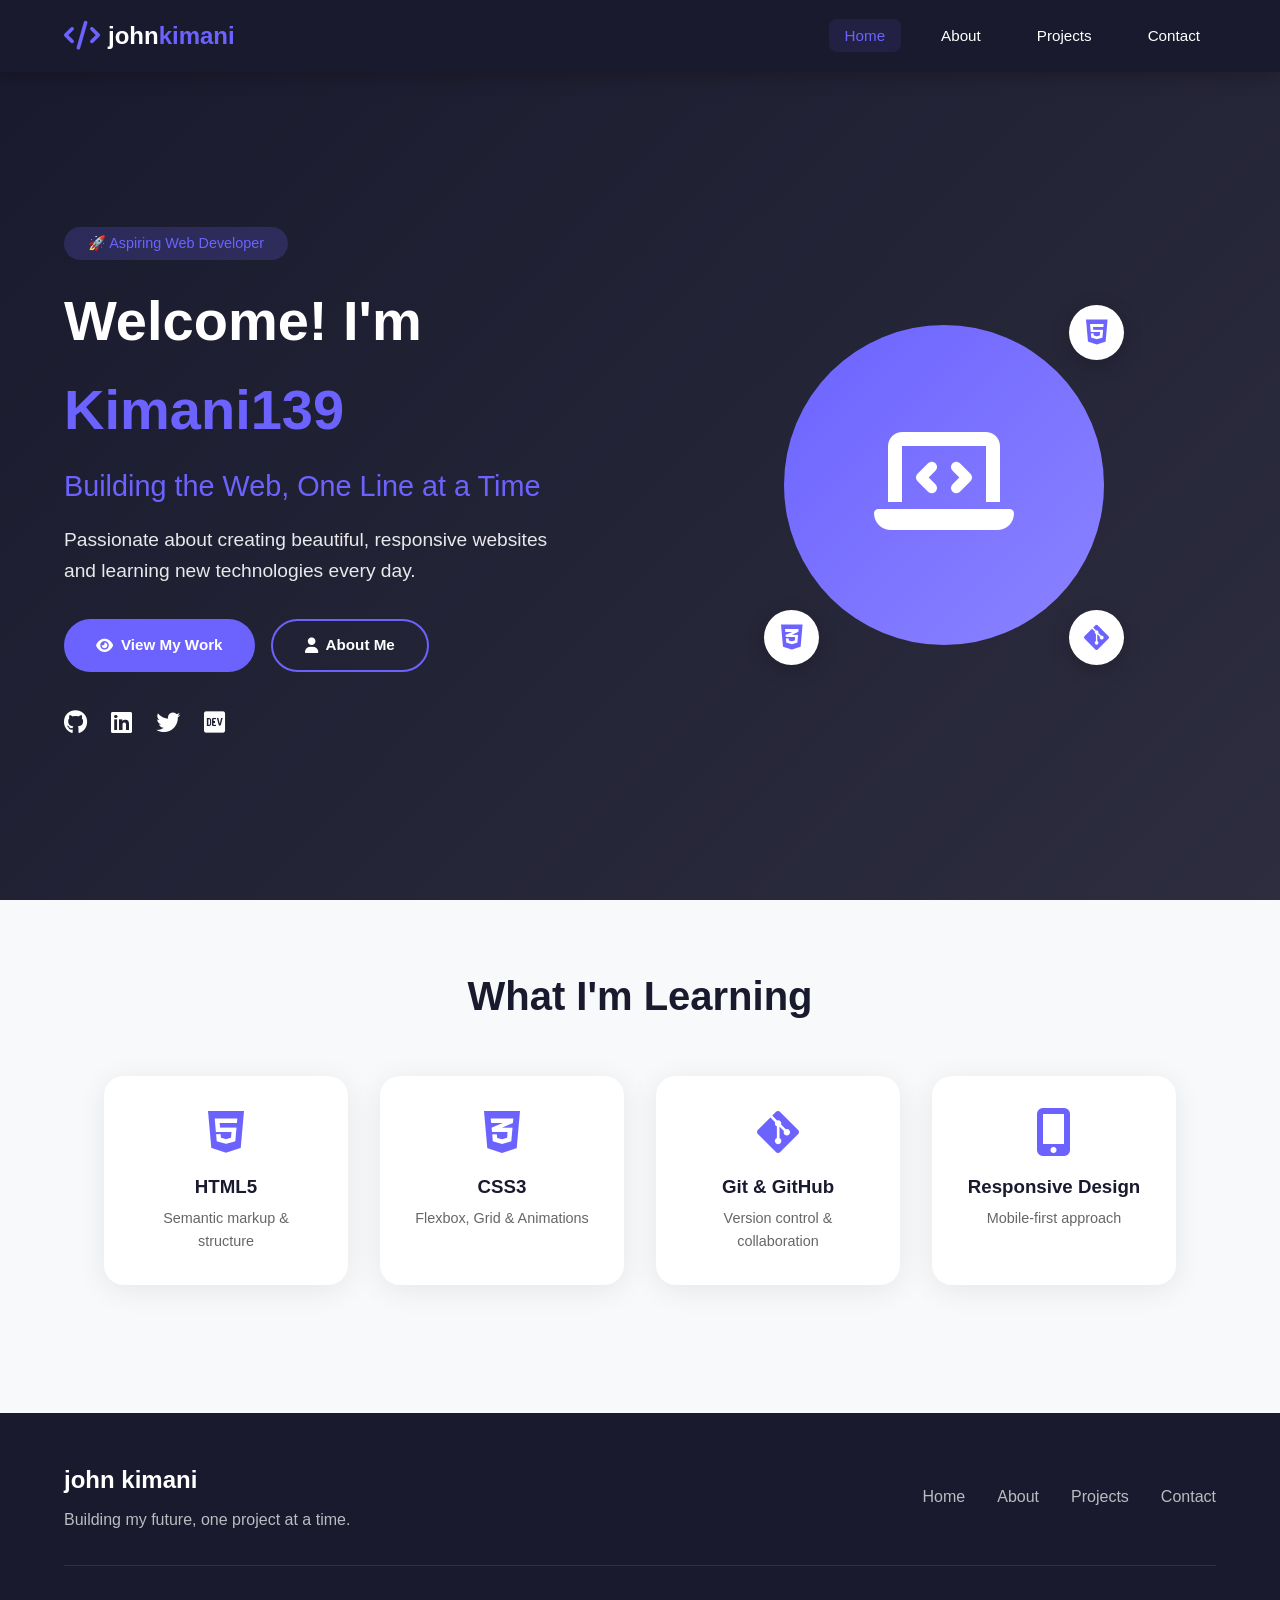
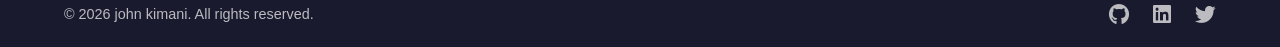
<file: index.html>
<!doctype html>
<html lang="en">
  <head>
    <meta charset="UTF-8" />
    <meta name="viewport" content="width=device-width, initial-scale=1.0" />
    <title>john kimani| Web Developer</title>
    <link rel="stylesheet" href="styles.css" />
    <link
      rel="stylesheet"
      href="https://cdnjs.cloudflare.com/ajax/libs/font-awesome/6.4.0/css/all.min.css"
    />
  </head>
  <body>
    <!-- Navigation -->
    <header>
      <nav>
        <div class="logo">
          <span class="logo-icon"><i class="fas fa-code"></i></span>
          <span>john<span class="highlight">kimani</span></span>
        </div>
        <ul class="nav-links">
          <li><a href="index.html" class="active">Home</a></li>
          <li><a href="about.html">About</a></li>
          <li><a href="project.html">Projects</a></li>
          <li><a href="contact.html">Contact</a></li>
        </ul>
        <div class="hamburger" onclick="toggleMenu()">
          <span></span>
          <span></span>
          <span></span>
        </div>
      </nav>
    </header>

    <!-- Hero Section -->
    <section class="hero">
      <div class="hero-content">
        <div class="badge">🚀 Aspiring Web Developer</div>
        <h1>Welcome! I'm <span class="highlight">Kimani139</span></h1>
        <h2>Building the Web, One Line at a Time</h2>
        <p>
          Passionate about creating beautiful, responsive websites and learning
          new technologies every day.
        </p>

        <div class="hero-buttons">
          <a href="project.html" class="btn-primary">
            <i class="fas fa-eye"></i> View My Work
          </a>
          <a href="about.html" class="btn-secondary">
            <i class="fas fa-user"></i> About Me
          </a>
        </div>

        <div class="social-icons">
          <a href="https://github.com/kimanit39" target="_blank"
            ><i class="fab fa-github"></i
          ></a>
          <a href="#" target="_blank"><i class="fab fa-linkedin"></i></a>
          <a href="#" target="_blank"><i class="fab fa-twitter"></i></a>
          <a href="#" target="_blank"><i class="fab fa-dev"></i></a>
        </div>
      </div>
      <div class="hero-image">
        <div class="profile-circle">
          <div class="code-icon">
            <i class="fas fa-laptop-code"></i>
          </div>
          <div class="floating-icon icon-1"><i class="fab fa-html5"></i></div>
          <div class="floating-icon icon-2">
            <i class="fab fa-css3-alt"></i>
          </div>
          <div class="floating-icon icon-3"><i class="fab fa-git-alt"></i></div>
        </div>
      </div>
    </section>

    <!-- Skills Section -->
    <section class="skills">
      <h2>What I'm Learning</h2>
      <div class="skills-grid">
        <div class="skill-card">
          <i class="fab fa-html5"></i>
          <h3>HTML5</h3>
          <p>Semantic markup & structure</p>
        </div>
        <div class="skill-card">
          <i class="fab fa-css3-alt"></i>
          <h3>CSS3</h3>
          <p>Flexbox, Grid & Animations</p>
        </div>
        <div class="skill-card">
          <i class="fab fa-git-alt"></i>
          <h3>Git & GitHub</h3>
          <p>Version control & collaboration</p>
        </div>
        <div class="skill-card">
          <i class="fas fa-mobile-alt"></i>
          <h3>Responsive Design</h3>
          <p>Mobile-first approach</p>
        </div>
      </div>
    </section>

    <!-- Footer -->
    <footer>
      <div class="footer-content">
        <div class="footer-text">
          <h3>john kimani</h3>
          <p>Building my future, one project at a time.</p>
        </div>
        <div class="footer-links">
          <a href="index.html">Home</a>
          <a href="about.html">About</a>
          <a href="project.html">Projects</a>
          <a href="contact.html">Contact</a>
        </div>
      </div>
      <div class="footer-bottom">
        <p>&copy; 2026 john kimani. All rights reserved.</p>
        <div class="footer-social">
          <a href="https://github.com/kimanit39"
            ><i class="fab fa-github"></i
          ></a>
          <a href="#"><i class="fab fa-linkedin"></i></a>
          <a href="#"><i class="fab fa-twitter"></i></a>
        </div>
      </div>
    </footer>

    <script>
      function toggleMenu() {
        document.querySelector(".nav-links").classList.toggle("active");
        document.querySelector(".hamburger").classList.toggle("active");
      }
    </script>
  </body>
</html>
</file>
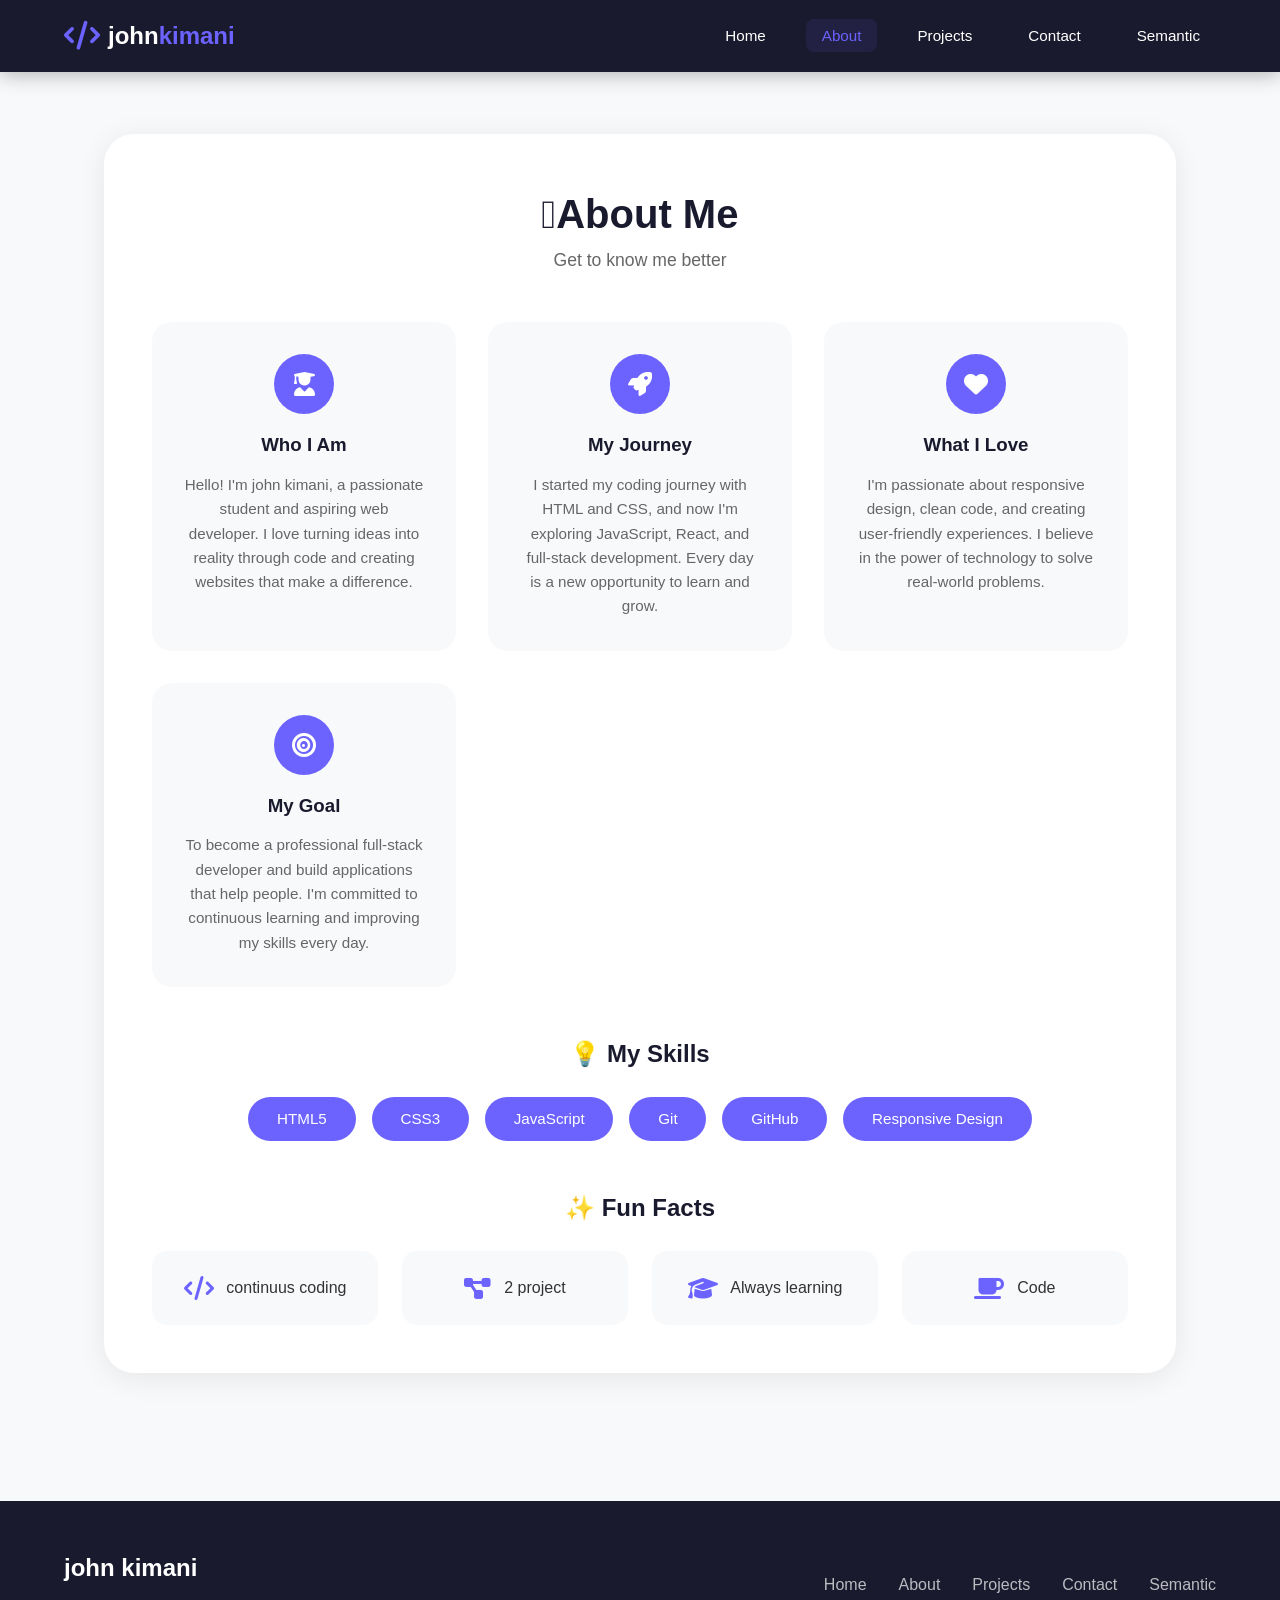
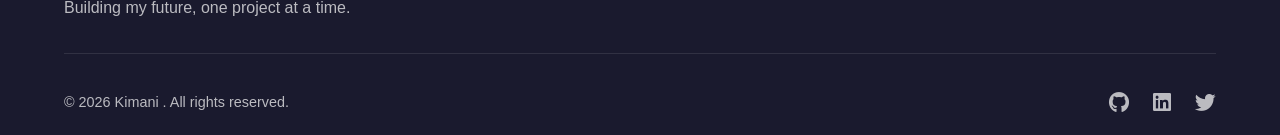
<file: about.html>
<!doctype html>
<html lang="en">
  <head>
    <meta charset="UTF-8" />
    <meta name="viewport" content="width=device-width, initial-scale=1.0" />
    <title>About Me | john kimani</title>
    <link rel="stylesheet" href="styles.css" />
    <link
      rel="stylesheet"
      href="https://cdnjs.cloudflare.com/ajax/libs/font-awesome/6.4.0/css/all.min.css"
    />
  </head>
  <body>
    <!-- Navigation -->
    <header>
      <nav>
        <div class="logo">
          <span class="logo-icon"><i class="fas fa-code"></i></span>
          <span>john<span class="highlight">kimani</span></span>
        </div>
        <ul class="nav-links">
          <li><a href="index.html">Home</a></li>
          <li><a href="about.html" class="active">About</a></li>
          <li><a href="projects.html">Projects</a></li>
          <li><a href="contact.html">Contact</a></li>
          <li><a href="semantic.html">Semantic</a></li>
        </ul>
        <div class="hamburger" onclick="toggleMenu()">
          <span></span>
          <span></span>
          <span></span>
        </div>
      </nav>
    </header>

    <!-- About Section -->
    <section class="about-page">
      <div class="about-container">
        <!-- Header -->
        <div class="about-header">
          <h1>🫪About Me</h1>
          <p>Get to know me better</p>
        </div>

        <!-- About Grid -->
        <div class="about-grid">
          <!-- Who I Am -->
          <div class="about-card">
            <div class="about-icon">
              <i class="fas fa-user-graduate"></i>
            </div>
            <h3>Who I Am</h3>
            <p>
              Hello! I'm john kimani, a passionate student and aspiring web
              developer. I love turning ideas into reality through code and
              creating websites that make a difference.
            </p>
          </div>

          <!-- My Journey -->
          <div class="about-card">
            <div class="about-icon">
              <i class="fas fa-rocket"></i>
            </div>
            <h3>My Journey</h3>
            <p>
              I started my coding journey with HTML and CSS, and now I'm
              exploring JavaScript, React, and full-stack development. Every day
              is a new opportunity to learn and grow.
            </p>
          </div>

          <!-- What I Love -->
          <div class="about-card">
            <div class="about-icon">
              <i class="fas fa-heart"></i>
            </div>
            <h3>What I Love</h3>
            <p>
              I'm passionate about responsive design, clean code, and creating
              user-friendly experiences. I believe in the power of technology to
              solve real-world problems.
            </p>
          </div>

          <!-- My Goal -->
          <div class="about-card">
            <div class="about-icon">
              <i class="fas fa-bullseye"></i>
            </div>
            <h3>My Goal</h3>
            <p>
              To become a professional full-stack developer and build
              applications that help people. I'm committed to continuous
              learning and improving my skills every day.
            </p>
          </div>
        </div>

        <!-- Skills Section -->
        <div class="about-skills">
          <h2>💡 My Skills</h2>
          <div class="skills-tags">
            <span class="skill-tag">HTML5</span>
            <span class="skill-tag">CSS3</span>
            <span class="skill-tag">JavaScript</span>
            <span class="skill-tag">Git</span>
            <span class="skill-tag">GitHub</span>
            <span class="skill-tag">Responsive Design</span>
            
          </div>
        </div>

        <!-- Fun Facts -->
        <div class="fun-facts">
          <h2>✨ Fun Facts</h2>
          <div class="facts-grid">
            <div class="fact-item">
              <i class="fas fa-code"></i>
              <span>continuus coding</span>
            </div>
            <div class="fact-item">
              <i class="fas fa-project-diagram"></i>
              <span>2 project</span>
            </div>
            <div class="fact-item">
              <i class="fas fa-graduation-cap"></i>
              <span>Always learning</span>
            </div>
            <div class="fact-item">
              <i class="fas fa-coffee"></i>
              <span>Code </span>
            </div>
          </div>
        </div>
      </div>
    </section>

    <!-- Footer -->
    <footer>
      <div class="footer-content">
        <div class="footer-text">
          <h3>john kimani</h3>
          <p>Building my future, one project at a time.</p>
        </div>
        <div class="footer-links">
          <a href="index.html">Home</a>
          <a href="about.html">About</a>
          <a href="projects.html">Projects</a>
          <a href="contact.html">Contact</a>
          <a href="semantic.html">Semantic</a>
        </div>
      </div>
      <div class="footer-bottom">
        <p>&copy; 2026 Kimani . All rights reserved.</p>
        <div class="footer-social">
          <a href="https://github.com/kimanit39" target="_blank"
            ><i class="fab fa-github"></i
          ></a>
          <a href="#"><i class="fab fa-linkedin"></i></a>
          <a href="#"><i class="fab fa-twitter"></i></a>
        </div>
      </div>
    </footer>

    <script>
      // Mobile menu toggle
      function toggleMenu() {
        const navLinks = document.querySelector(".nav-links");
        const hamburger = document.querySelector(".hamburger");
        navLinks.classList.toggle("active");
        hamburger.classList.toggle("active");
      }
    </script>

    <style>
      /* About Page Styles */
      .about-page {
        padding: 4rem 5%;
        max-width: 1200px;
        margin: 0 auto;
      }

      .about-container {
        background: white;
        border-radius: 30px;
        padding: 3rem;
        box-shadow: 0 5px 30px rgba(0, 0, 0, 0.08);
      }

      .about-header {
        text-align: center;
        margin-bottom: 3rem;
      }

      .about-header h1 {
        font-size: 2.5rem;
        color: var(--dark);
      }

      .about-header p {
        color: #666;
        font-size: 1.1rem;
      }

      .about-grid {
        display: grid;
        grid-template-columns: repeat(auto-fit, minmax(250px, 1fr));
        gap: 2rem;
        margin-bottom: 3rem;
      }

      .about-card {
        padding: 2rem;
        background: var(--light);
        border-radius: 20px;
        text-align: center;
        transition: all 0.3s;
      }

      .about-card:hover {
        transform: translateY(-10px);
        box-shadow: 0 10px 40px rgba(0, 0, 0, 0.08);
      }

      .about-icon {
        width: 60px;
        height: 60px;
        background: var(--primary);
        border-radius: 50%;
        display: flex;
        align-items: center;
        justify-content: center;
        margin: 0 auto 1rem;
        color: white;
        font-size: 1.5rem;
      }

      .about-card h3 {
        color: var(--dark);
        margin-bottom: 0.8rem;
      }

      .about-card p {
        color: #666;
        font-size: 0.95rem;
        line-height: 1.6;
      }

      .about-skills {
        text-align: center;
        margin-bottom: 3rem;
      }

      .about-skills h2 {
        color: var(--dark);
        margin-bottom: 1.5rem;
      }

      .skills-tags {
        display: flex;
        flex-wrap: wrap;
        justify-content: center;
        gap: 1rem;
      }

      .skill-tag {
        background: var(--primary);
        color: white;
        padding: 0.6rem 1.8rem;
        border-radius: 50px;
        font-size: 0.95rem;
        font-weight: 500;
        transition: all 0.3s;
        cursor: default;
      }

      .skill-tag:hover {
        transform: scale(1.05);
        background: var(--primary-dark);
      }

      .fun-facts {
        text-align: center;
      }

      .fun-facts h2 {
        color: var(--dark);
        margin-bottom: 1.5rem;
      }

      .facts-grid {
        display: grid;
        grid-template-columns: repeat(auto-fit, minmax(200px, 1fr));
        gap: 1.5rem;
      }

      .fact-item {
        background: var(--light);
        padding: 1.5rem;
        border-radius: 15px;
        display: flex;
        align-items: center;
        justify-content: center;
        gap: 0.8rem;
        transition: all 0.3s;
      }

      .fact-item:hover {
        background: var(--primary);
        color: white;
        transform: scale(1.05);
      }

      .fact-item i {
        font-size: 1.5rem;
        color: var(--primary);
        transition: color 0.3s;
      }

      .fact-item:hover i {
        color: white;
      }

      .fact-item span {
        font-weight: 500;
      }

      /* Mobile Responsive */
      @media (max-width: 768px) {
        .about-container {
          padding: 1.5rem;
        }

        .about-grid {
          grid-template-columns: 1fr;
        }

        .facts-grid {
          grid-template-columns: 1fr 1fr;
        }
      }

      @media (max-width: 480px) {
        .facts-grid {
          grid-template-columns: 1fr;
        }
      }
    </style>
  </body>
</html>
</file>
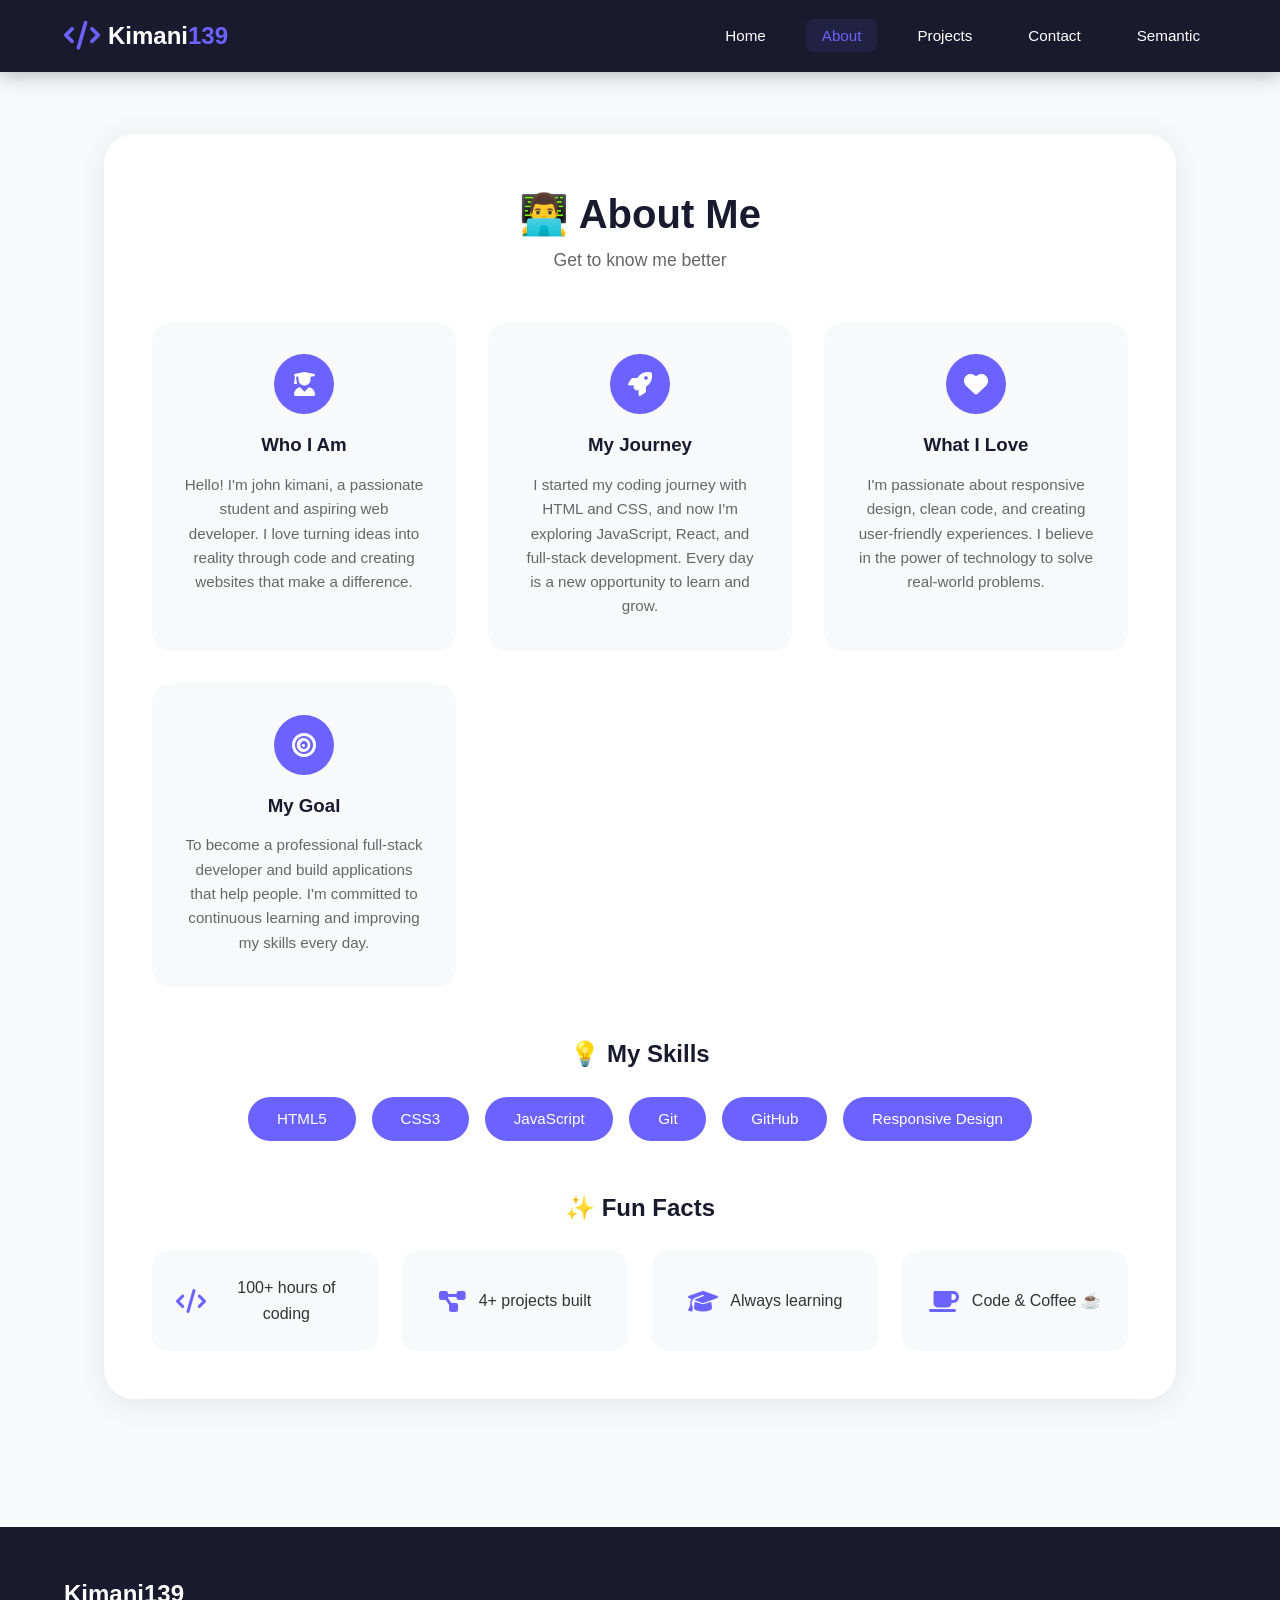
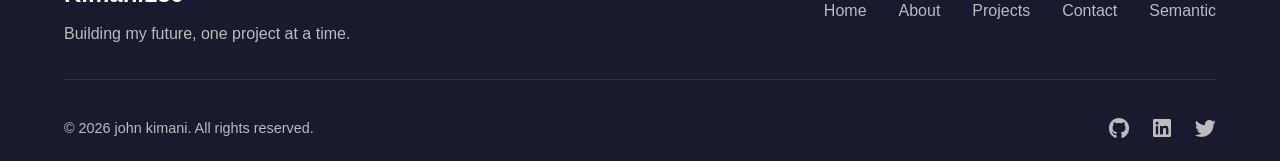
<file: box-model-practice.HTML>
<!doctype html>
<html lang="en">
  <head>
    <meta charset="UTF-8" />
    <meta name="viewport" content="width=device-width, initial-scale=1.0" />
    <title>About Me | john kimani</title>
    <link rel="stylesheet" href="styles.css" />
    <link
      rel="stylesheet"
      href="https://cdnjs.cloudflare.com/ajax/libs/font-awesome/6.4.0/css/all.min.css"
    />
  </head>
  <body>
    <!-- Navigation -->
    <header>
      <nav>
        <div class="logo">
          <span class="logo-icon"><i class="fas fa-code"></i></span>
          <span>Kimani<span class="highlight">139</span></span>
        </div>
        <ul class="nav-links">
          <li><a href="index.html">Home</a></li>
          <li><a href="about.html" class="active">About</a></li>
          <li><a href="projects.html">Projects</a></li>
          <li><a href="contact.html">Contact</a></li>
          <li><a href="semantic.html">Semantic</a></li>
        </ul>
        <div class="hamburger" onclick="toggleMenu()">
          <span></span>
          <span></span>
          <span></span>
        </div>
      </nav>
    </header>

    <!-- About Section -->
    <section class="about-page">
      <div class="about-container">
        <!-- Header -->
        <div class="about-header">
          <h1>👨‍💻 About Me</h1>
          <p>Get to know me better</p>
        </div>

        <!-- About Grid -->
        <div class="about-grid">
          <!-- Who I Am -->
          <div class="about-card">
            <div class="about-icon">
              <i class="fas fa-user-graduate"></i>
            </div>
            <h3>Who I Am</h3>
            <p>
              Hello! I'm john kimani, a passionate student and aspiring web
              developer. I love turning ideas into reality through code and
              creating websites that make a difference.
            </p>
          </div>

          <!-- My Journey -->
          <div class="about-card">
            <div class="about-icon">
              <i class="fas fa-rocket"></i>
            </div>
            <h3>My Journey</h3>
            <p>
              I started my coding journey with HTML and CSS, and now I'm
              exploring JavaScript, React, and full-stack development. Every day
              is a new opportunity to learn and grow.
            </p>
          </div>

          <!-- What I Love -->
          <div class="about-card">
            <div class="about-icon">
              <i class="fas fa-heart"></i>
            </div>
            <h3>What I Love</h3>
            <p>
              I'm passionate about responsive design, clean code, and creating
              user-friendly experiences. I believe in the power of technology to
              solve real-world problems.
            </p>
          </div>

          <!-- My Goal -->
          <div class="about-card">
            <div class="about-icon">
              <i class="fas fa-bullseye"></i>
            </div>
            <h3>My Goal</h3>
            <p>
              To become a professional full-stack developer and build
              applications that help people. I'm committed to continuous
              learning and improving my skills every day.
            </p>
          </div>
        </div>

        <!-- Skills Section -->
        <div class="about-skills">
          <h2>💡 My Skills</h2>
          <div class="skills-tags">
            <span class="skill-tag">HTML5</span>
            <span class="skill-tag">CSS3</span>
            <span class="skill-tag">JavaScript</span>
            <span class="skill-tag">Git</span>
            <span class="skill-tag">GitHub</span>
            <span class="skill-tag">Responsive Design</span>
            
          </div>
        </div>

        <!-- Fun Facts -->
        <div class="fun-facts">
          <h2>✨ Fun Facts</h2>
          <div class="facts-grid">
            <div class="fact-item">
              <i class="fas fa-code"></i>
              <span>100+ hours of coding</span>
            </div>
            <div class="fact-item">
              <i class="fas fa-project-diagram"></i>
              <span>4+ projects built</span>
            </div>
            <div class="fact-item">
              <i class="fas fa-graduation-cap"></i>
              <span>Always learning</span>
            </div>
            <div class="fact-item">
              <i class="fas fa-coffee"></i>
              <span>Code & Coffee ☕</span>
            </div>
          </div>
        </div>
      </div>
    </section>

    <!-- Footer -->
    <footer>
      <div class="footer-content">
        <div class="footer-text">
          <h3>Kimani139</h3>
          <p>Building my future, one project at a time.</p>
        </div>
        <div class="footer-links">
          <a href="index.html">Home</a>
          <a href="about.html">About</a>
          <a href="projects.html">Projects</a>
          <a href="contact.html">Contact</a>
          <a href="semantic.html">Semantic</a>
        </div>
      </div>
      <div class="footer-bottom">
        <p>&copy; 2026 john kimani. All rights reserved.</p>
        <div class="footer-social">
          <a href="https://github.com/kimanit39" target="_blank"
            ><i class="fab fa-github"></i
          ></a>
          <a href="#"><i class="fab fa-linkedin"></i></a>
          <a href="#"><i class="fab fa-twitter"></i></a>
        </div>
      </div>
    </footer>

    <script>
      // Mobile menu toggle
      function toggleMenu() {
        const navLinks = document.querySelector(".nav-links");
        const hamburger = document.querySelector(".hamburger");
        navLinks.classList.toggle("active");
        hamburger.classList.toggle("active");
      }
    </script>

    <style>
      /* About Page Styles */
      .about-page {
        padding: 4rem 5%;
        max-width: 1200px;
        margin: 0 auto;
      }

      .about-container {
        background: white;
        border-radius: 30px;
        padding: 3rem;
        box-shadow: 0 5px 30px rgba(0, 0, 0, 0.08);
      }

      .about-header {
        text-align: center;
        margin-bottom: 3rem;
      }

      .about-header h1 {
        font-size: 2.5rem;
        color: var(--dark);
      }

      .about-header p {
        color: #666;
        font-size: 1.1rem;
      }

      .about-grid {
        display: grid;
        grid-template-columns: repeat(auto-fit, minmax(250px, 1fr));
        gap: 2rem;
        margin-bottom: 3rem;
      }

      .about-card {
        padding: 2rem;
        background: var(--light);
        border-radius: 20px;
        text-align: center;
        transition: all 0.3s;
      }

      .about-card:hover {
        transform: translateY(-10px);
        box-shadow: 0 10px 40px rgba(0, 0, 0, 0.08);
      }

      .about-icon {
        width: 60px;
        height: 60px;
        background: var(--primary);
        border-radius: 50%;
        display: flex;
        align-items: center;
        justify-content: center;
        margin: 0 auto 1rem;
        color: white;
        font-size: 1.5rem;
      }

      .about-card h3 {
        color: var(--dark);
        margin-bottom: 0.8rem;
      }

      .about-card p {
        color: #666;
        font-size: 0.95rem;
        line-height: 1.6;
      }

      .about-skills {
        text-align: center;
        margin-bottom: 3rem;
      }

      .about-skills h2 {
        color: var(--dark);
        margin-bottom: 1.5rem;
      }

      .skills-tags {
        display: flex;
        flex-wrap: wrap;
        justify-content: center;
        gap: 1rem;
      }

      .skill-tag {
        background: var(--primary);
        color: white;
        padding: 0.6rem 1.8rem;
        border-radius: 50px;
        font-size: 0.95rem;
        font-weight: 500;
        transition: all 0.3s;
        cursor: default;
      }

      .skill-tag:hover {
        transform: scale(1.05);
        background: var(--primary-dark);
      }

      .fun-facts {
        text-align: center;
      }

      .fun-facts h2 {
        color: var(--dark);
        margin-bottom: 1.5rem;
      }

      .facts-grid {
        display: grid;
        grid-template-columns: repeat(auto-fit, minmax(200px, 1fr));
        gap: 1.5rem;
      }

      .fact-item {
        background: var(--light);
        padding: 1.5rem;
        border-radius: 15px;
        display: flex;
        align-items: center;
        justify-content: center;
        gap: 0.8rem;
        transition: all 0.3s;
      }

      .fact-item:hover {
        background: var(--primary);
        color: white;
        transform: scale(1.05);
      }

      .fact-item i {
        font-size: 1.5rem;
        color: var(--primary);
        transition: color 0.3s;
      }

      .fact-item:hover i {
        color: white;
      }

      .fact-item span {
        font-weight: 500;
      }

      /* Mobile Responsive */
      @media (max-width: 768px) {
        .about-container {
          padding: 1.5rem;
        }

        .about-grid {
          grid-template-columns: 1fr;
        }

        .facts-grid {
          grid-template-columns: 1fr 1fr;
        }
      }

      @media (max-width: 480px) {
        .facts-grid {
          grid-template-columns: 1fr;
        }
      }
    </style>
  </body>
</html>
</file>
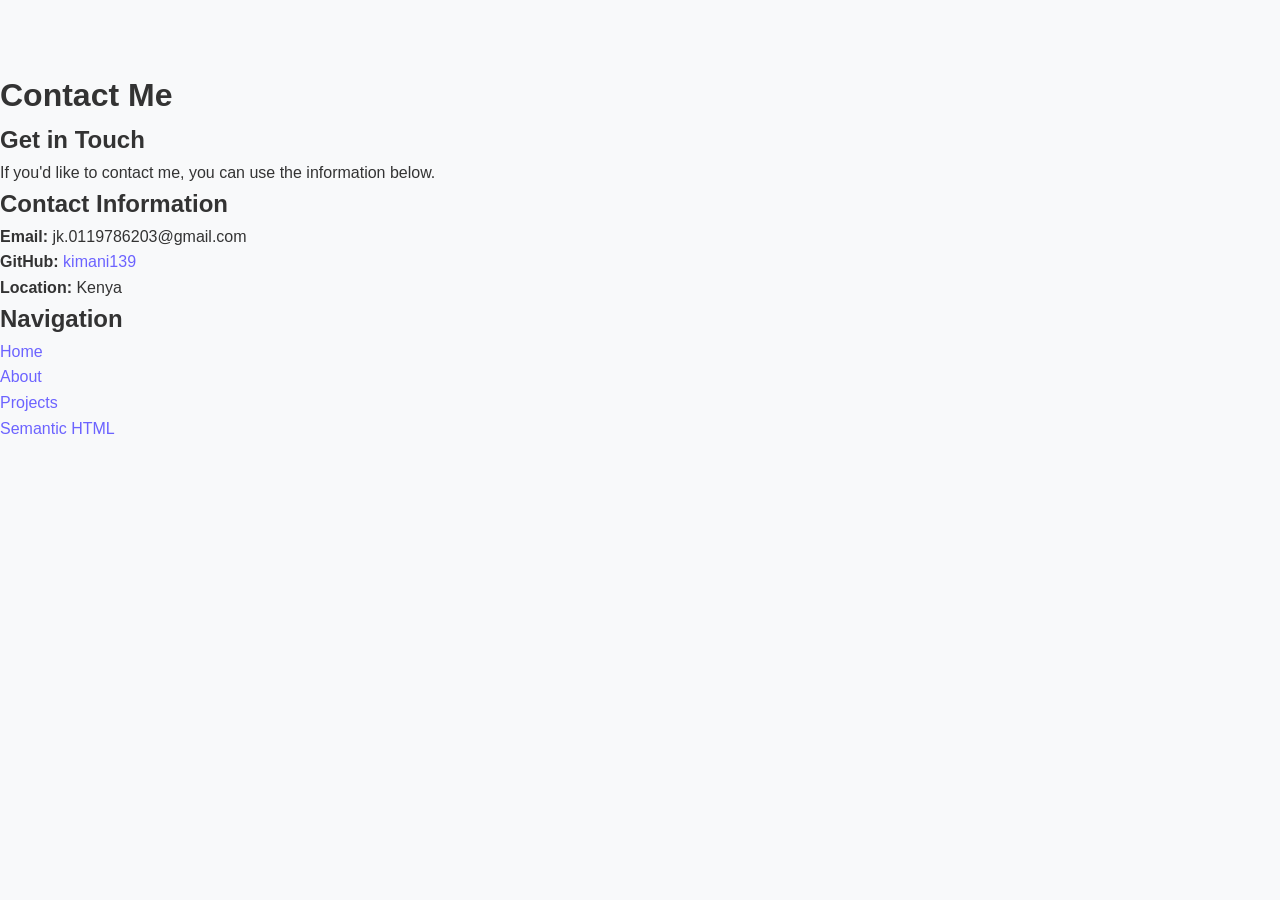
<file: contact .html>
<!DOCTYPE html>
<html lang="en">
<head>
    <meta charset="UTF-8">
    <meta name="viewport" content="width=device-width, initial-scale=1.0">
    <title>Contact Me</title>

    <link rel="stylesheet" href="styles.css">
</head>
<body>

    <h1>Contact Me</h1>

    <div class="section">
        <h2>Get in Touch</h2>
        <p>
            If you'd like to contact me, you can use the information below.
        </p>
    </div>

    <div class="section">
        <h2>Contact Information</h2>
        <ul>
            <li><strong>Email:</strong> jk.0119786203@gmail.com</li>
            <li><strong>GitHub:</strong> <a href="https://github.com/kimani139" target="_blank">kimani139</a></li>
            <li><strong>Location:</strong> Kenya</li>
        </ul>
    </div>

    <div class="section">
        <h2>Navigation</h2>
        <ul>
            <li><a href="index.html">Home</a></li>
            <li><a href="about.html">About</a></li>
            <li><a href="projects.html">Projects</a></li>
            <li><a href="semantic.html">Semantic HTML</a></li>
        </ul>
    </div>

</body>
</html>
</file>
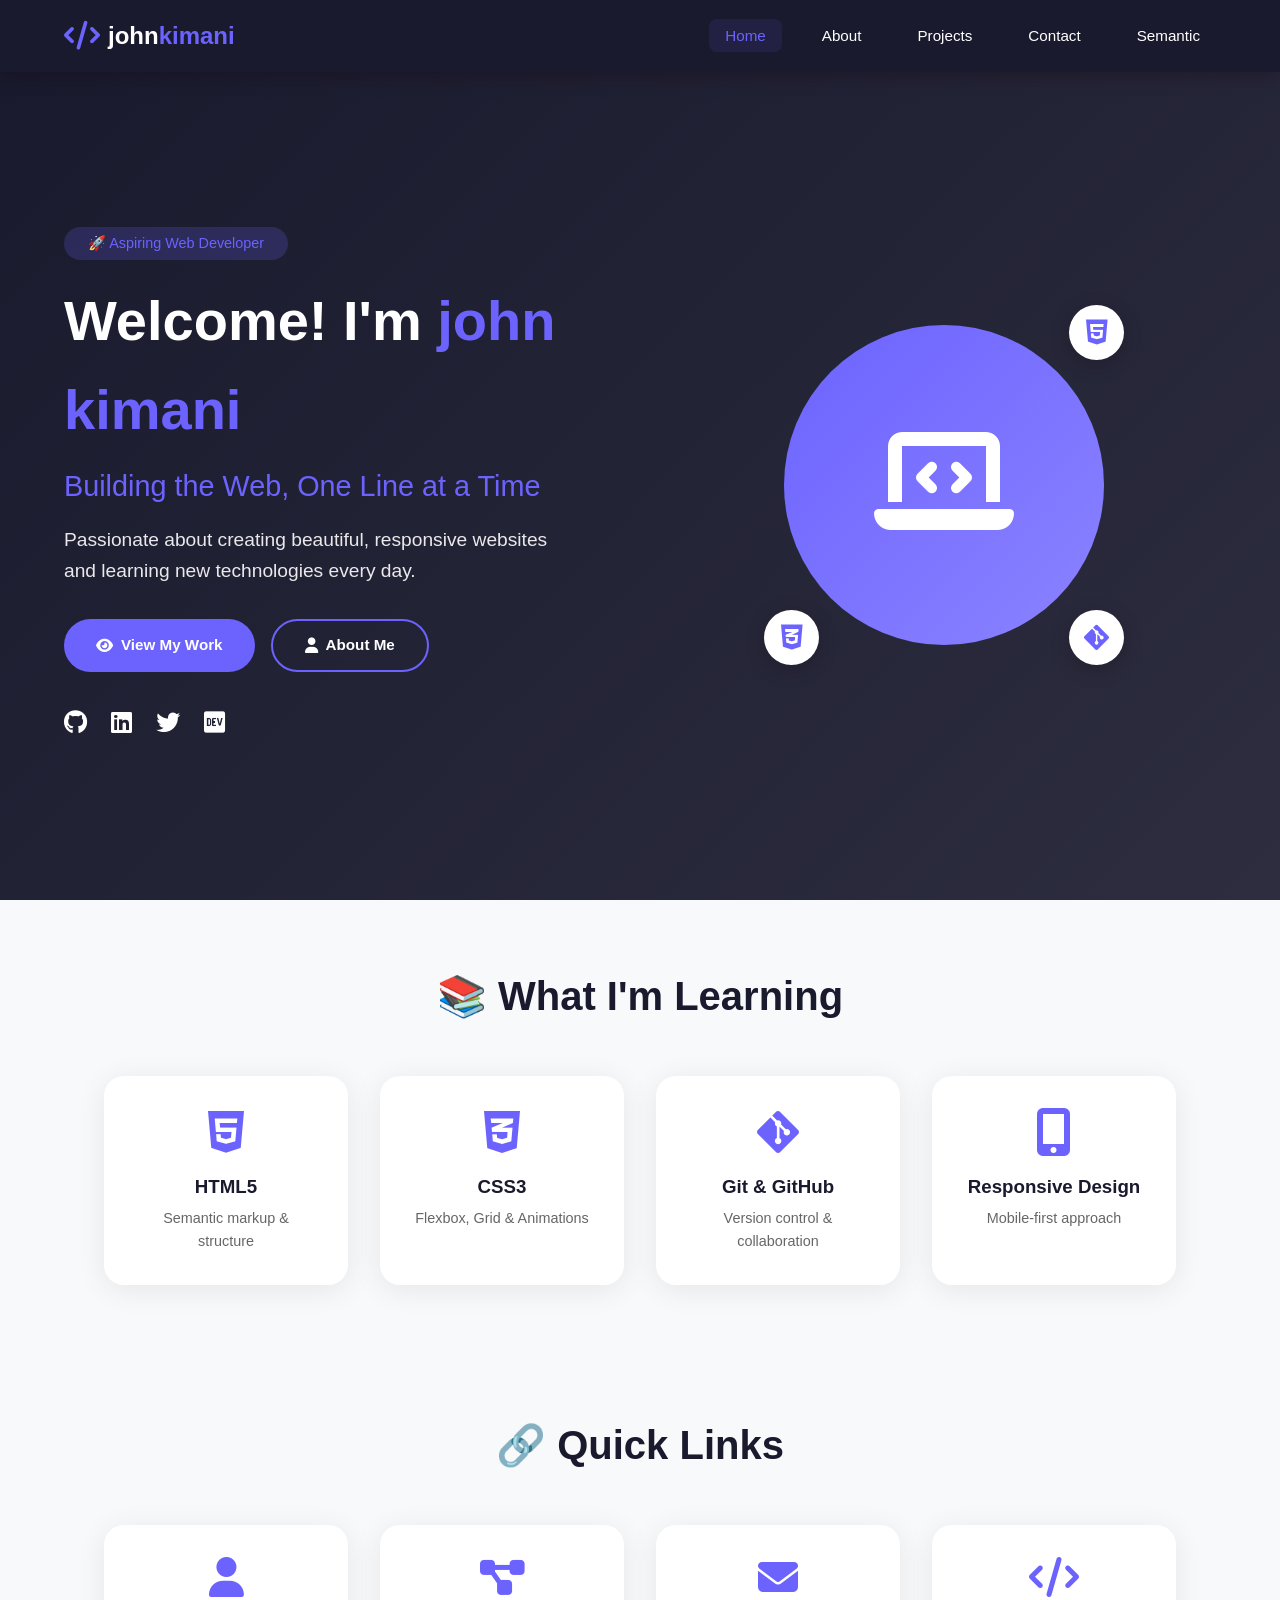
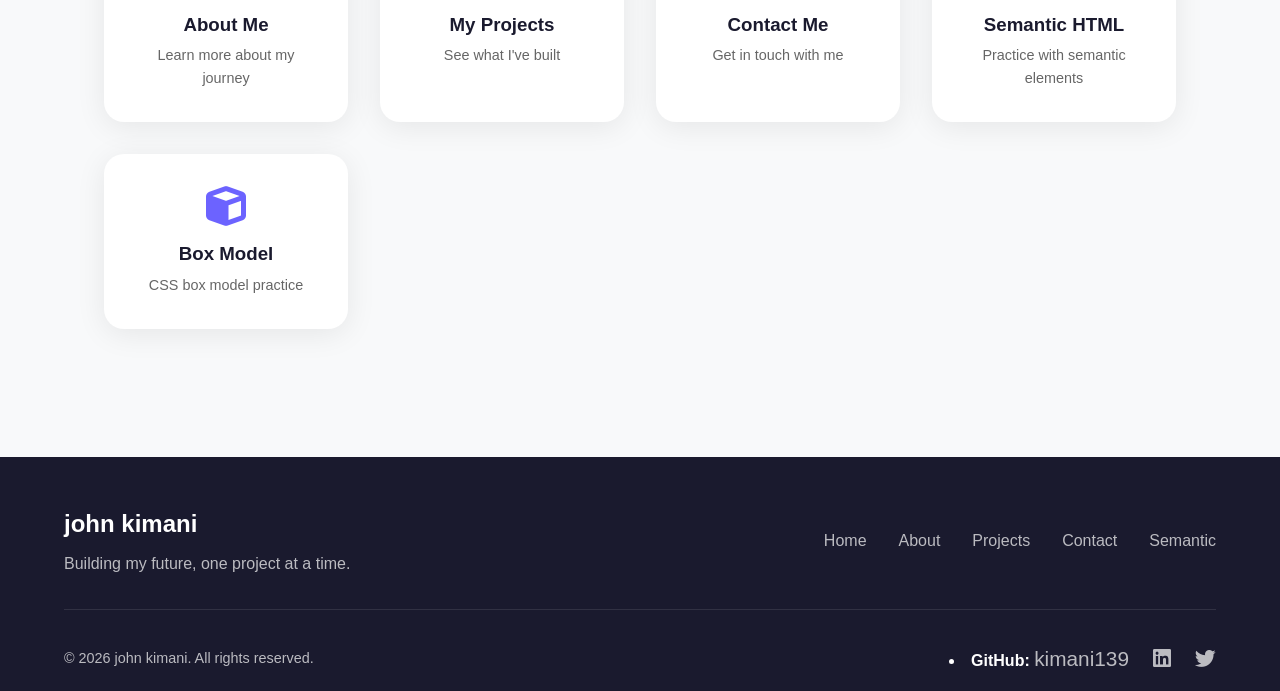
<file: contact.html>
<!doctype html>
<html lang="en">
  <head>
    <meta charset="UTF-8" />
    <meta name="viewport" content="width=device-width, initial-scale=1.0" />
    <title>john kimani | Web Developer</title>
    <link rel="stylesheet" href="styles.css" />
    <link
      rel="stylesheet"
      href="https://cdnjs.cloudflare.com/ajax/libs/font-awesome/6.4.0/css/all.min.css"
    />
  </head>
  <body>
    <!-- Navigation -->
    <header>
      <nav>
        <div class="logo">
          <span class="logo-icon"><i class="fas fa-code"></i></span>
          <span>john<span class="highlight">kimani</span></span>
        </div>
        <ul class="nav-links">
          <li><a href="index.html" class="active">Home</a></li>
          <li><a href="about.html">About</a></li>
          <li><a href="projects.html">Projects</a></li>
          <li><a href="contact.html">Contact</a></li>
          <li><a href="semantic.html">Semantic</a></li>
        </ul>
        <div class="hamburger" onclick="toggleMenu()">
          <span></span>
          <span></span>
          <span></span>
        </div>
      </nav>
    </header>

    <!-- Hero Section -->
    <section class="hero">
      <div class="hero-content">
        <div class="badge">🚀 Aspiring Web Developer</div>
        <h1>Welcome! I'm <span class="highlight">john kimani</span></h1>
        <h2>Building the Web, One Line at a Time</h2>
        <p>
          Passionate about creating beautiful, responsive websites and learning
          new technologies every day.
        </p>

        <div class="hero-buttons">
          <a href="projects.html" class="btn-primary">
            <i class="fas fa-eye"></i> View My Work
          </a>
          <a href="about.html" class="btn-secondary">
            <i class="fas fa-user"></i> About Me
          </a>
        </div>

        <div class="social-icons">
          <a href="https://github.com/kimani139" target="_blank"
            ><i class="fab fa-github"></i
          ></a>
          <a href="#" target="_blank"><i class="fab fa-linkedin"></i></a>
          <a href="#" target="_blank"><i class="fab fa-twitter"></i></a>
          <a href="#" target="_blank"><i class="fab fa-dev"></i></a>
        </div>
      </div>
      <div class="hero-image">
        <div class="profile-circle">
          <div class="code-icon">
            <i class="fas fa-laptop-code"></i>
          </div>
          <div class="floating-icon icon-1"><i class="fab fa-html5"></i></div>
          <div class="floating-icon icon-2">
            <i class="fab fa-css3-alt"></i>
          </div>
          <div class="floating-icon icon-3"><i class="fab fa-git-alt"></i></div>
        </div>
      </div>
    </section>

    <!-- What I'm Learning Section -->
    <section class="skills">
      <h2>📚 What I'm Learning</h2>
      <div class="skills-grid">
        <div class="skill-card">
          <i class="fab fa-html5"></i>
          <h3>HTML5</h3>
          <p>Semantic markup & structure</p>
        </div>
        <div class="skill-card">
          <i class="fab fa-css3-alt"></i>
          <h3>CSS3</h3>
          <p>Flexbox, Grid & Animations</p>
        </div>
        <div class="skill-card">
          <i class="fab fa-git-alt"></i>
          <h3>Git & GitHub</h3>
          <p>Version control & collaboration</p>
        </div>
        <div class="skill-card">
          <i class="fas fa-mobile-alt"></i>
          <h3>Responsive Design</h3>
          <p>Mobile-first approach</p>
        </div>
      </div>
    </section>

    <!-- Quick Links Section -->
    <section class="quick-links">
      <h2>🔗 Quick Links</h2>
      <div class="links-grid">
        <a href="about.html" class="link-card">
          <i class="fas fa-user"></i>
          <h3>About Me</h3>
          <p>Learn more about my journey</p>
        </a>
        <a href="projects.html" class="link-card">
          <i class="fas fa-project-diagram"></i>
          <h3>My Projects</h3>
          <p>See what I've built</p>
        </a>
        <a href="contact.html" class="link-card">
          <i class="fas fa-envelope"></i>
          <h3>Contact Me</h3>
          <p>Get in touch with me</p>
        </a>
        <a href="semantic.html" class="link-card">
          <i class="fas fa-code"></i>
          <h3>Semantic HTML</h3>
          <p>Practice with semantic elements</p>
        </a>
        <a href="box-model-practice.html" class="link-card">
          <i class="fas fa-cube"></i>
          <h3>Box Model</h3>
          <p>CSS box model practice</p>
        </a>
      </div>
    </section>

    <!-- Footer -->
    <footer>
      <div class="footer-content">
        <div class="footer-text">
          <h3>john kimani</h3>
          <p>Building my future, one project at a time.</p>
        </div>
        <div class="footer-links">
          <a href="index.html">Home</a>
          <a href="about.html">About</a>
          <a href="projects.html">Projects</a>
          <a href="contact.html">Contact</a>
          <a href="semantic.html">Semantic</a>
        </div>
      </div>
      <div class="footer-bottom">
        <p>&copy; 2026 john kimani. All rights reserved.</p>
        <div class="footer-social">
              <li><strong>GitHub:</strong> <a href="https://github.com/kimani139" target="_blank">kimani139</a></li>
          <a href="#"><i class="fab fa-linkedin"></i></a>
          <a href="#"><i class="fab fa-twitter"></i></a>
        </div>
      </div>
    </footer>

    <script>
      // Mobile menu toggle
      function toggleMenu() {
        const navLinks = document.querySelector(".nav-links");
        const hamburger = document.querySelector(".hamburger");
        navLinks.classList.toggle("active");
        hamburger.classList.toggle("active");
      }
    </script>

    <style>
      /* Quick Links Section */
      .quick-links {
        padding: 4rem 5%;
        max-width: 1200px;
        margin: 0 auto;
      }

      .quick-links h2 {
        text-align: center;
        font-size: 2.5rem;
        color: var(--dark);
        margin-bottom: 3rem;
      }

      .links-grid {
        display: grid;
        grid-template-columns: repeat(auto-fit, minmax(200px, 1fr));
        gap: 2rem;
      }

      .link-card {
        background: white;
        padding: 2rem;
        border-radius: 20px;
        text-align: center;
        text-decoration: none;
        transition: all 0.3s;
        box-shadow: 0 5px 30px rgba(0, 0, 0, 0.08);
      }

      .link-card:hover {
        transform: translateY(-10px);
        box-shadow: 0 10px 40px rgba(108, 99, 255, 0.15);
      }

      .link-card i {
        font-size: 2.5rem;
        color: var(--primary);
        margin-bottom: 0.8rem;
      }

      .link-card h3 {
        color: var(--dark);
        margin-bottom: 0.3rem;
      }

      .link-card p {
        color: #666;
        font-size: 0.9rem;
      }

      /* Mobile Responsive */
      @media (max-width: 768px) {
        .links-grid {
          grid-template-columns: repeat(auto-fit, minmax(150px, 1fr));
        }
      }
    </style>
  </body>
</html>
</file>
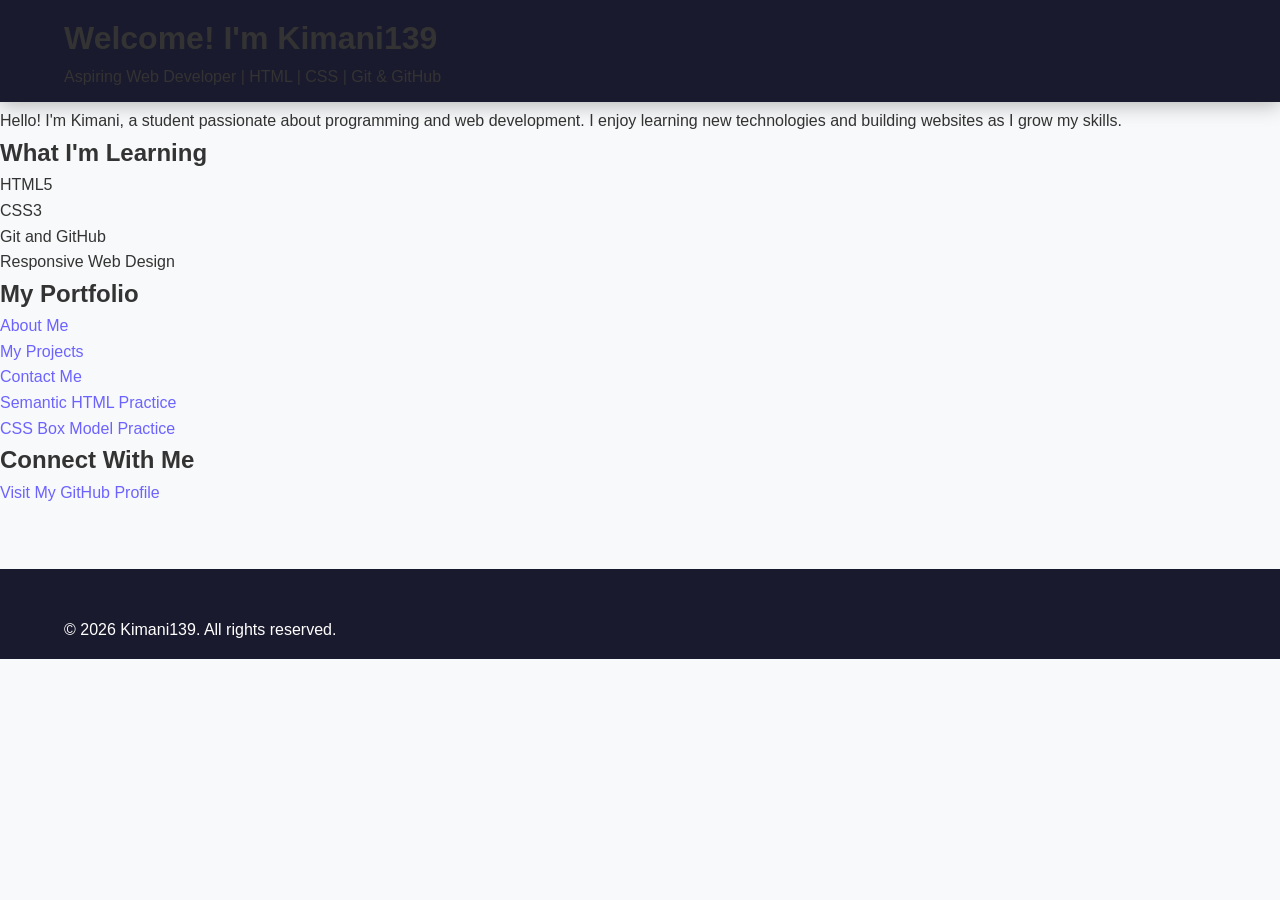
<file: index .html>
<!DOCTYPE html>
<html lang="en">
<head>
    <meta charset="UTF-8">
    <meta name="viewport" content="width=device-width, initial-scale=1.0">
    <title>Kimani's Personal Portfolio</title>

    <link rel="stylesheet" href="styles.css">
</head>
<body>

    <header>
        <h1>Welcome! I'm Kimani139</h1>
        <p>Aspiring Web Developer | HTML | CSS | Git & GitHub</p>
    </header>

    <main>

        <section class="section">
            <div class="section">
              <h2>About Me</h2>
              <p>
                Hello! I'm Kimani, a student passionate about programming and web development.
                I enjoy learning new technologies and building websites as I grow my skills.
              </p>
            </div>  
        </section>

        <section class="section">
            <div class="section">
               <h2>What I'm Learning</h2>
                <ul>
                  <li>HTML5</li>
                  <li>CSS3</li>
                  <li>Git and GitHub</li>
                  <li>Responsive Web Design</li>
              </ul>
            </div>  
        </section>

        <section class="section">
            <div class="section">
              <h2>My Portfolio</h2>
                <ul>
                    <li><a href="about.html">About Me</a></li>
                    <li><a href="projects.html">My Projects</a></li>
                    <li><a href="contact.html">Contact Me</a></li>
                    <li><a href="semantic.html">Semantic HTML Practice</a></li>
                    <li><a href="box-model-practice.html">CSS Box Model Practice</a></li>
               </ul>
            </div>   
        </section>

        <section class="section">
            <div class="section">
              <h2>Connect With Me</h2>
                <p>
                      <a href="https://github.com/kimani139" target="_blank">
                           Visit My GitHub Profile
                      </a>
                </p>
            </div>    
        </section>

    </main>

    <footer>
        <p>&copy; 2026 Kimani139. All rights reserved.</p>
    </footer>

</body>
</html>
</file>
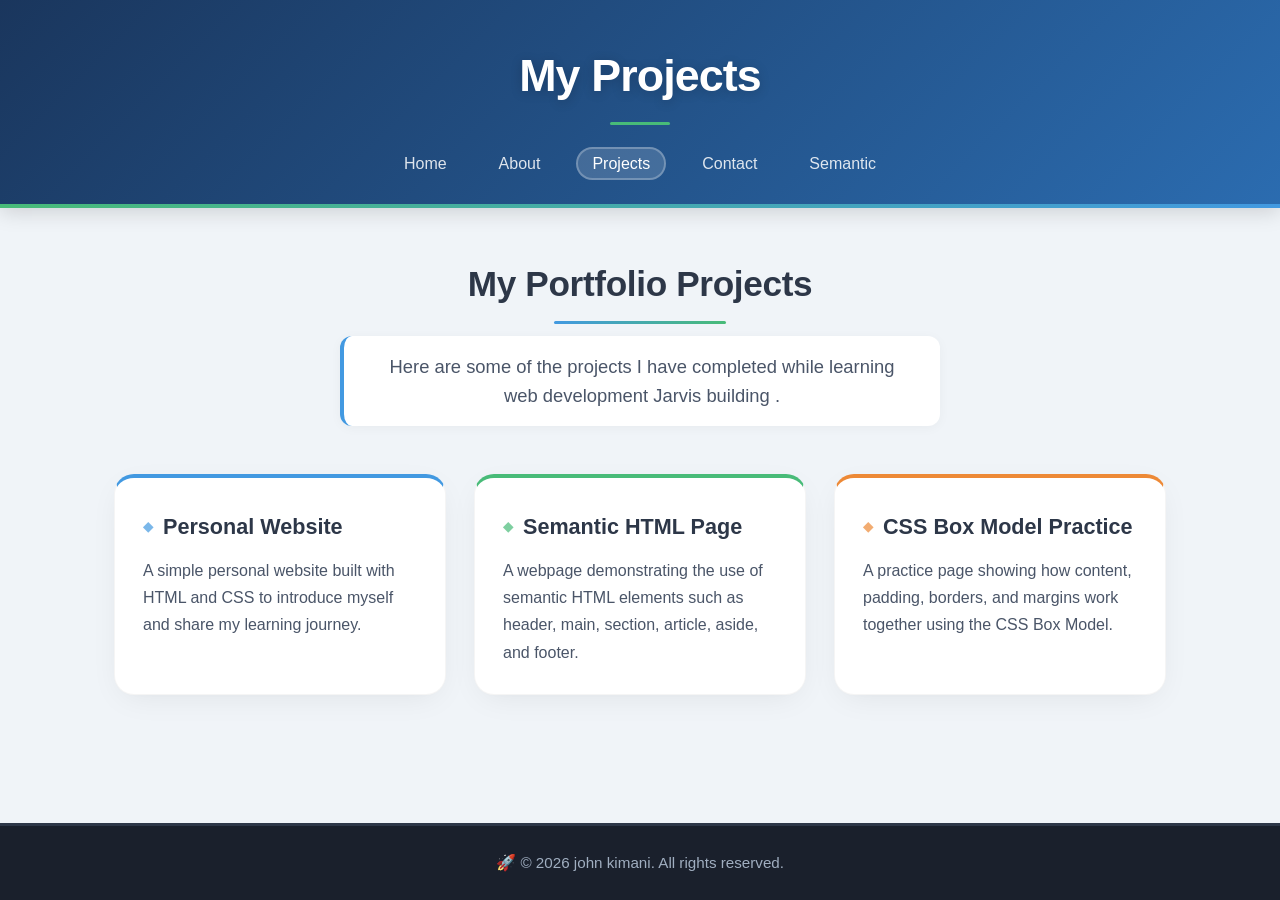
<file: project.html>
<!doctype html>
<html lang="en">
  <head>
    <meta charset="UTF-8" />
    <meta name="viewport" content="width=device-width, initial-scale=1.0" />
    <title>My Projects | Portfolio</title>

    <style>
      /* === RESET & BASE === */
      * {
        margin: 0;
        padding: 0;
        box-sizing: border-box;
      }

      body {
        font-family:
          "Segoe UI",
          -apple-system,
          BlinkMacSystemFont,
          Roboto,
          Oxygen,
          Ubuntu,
          Cantarell,
          sans-serif;
        background: #f0f4f8;
        min-height: 100vh;
        display: flex;
        flex-direction: column;
        color: #1a202c;
        line-height: 1.6;
      }

      /* === HEADER === */
      header {
        background: linear-gradient(135deg, #1a365d 0%, #2b6cb0 100%);
        color: white;
        padding: 40px 20px 28px;
        text-align: center;
        box-shadow: 0 4px 20px rgba(0, 0, 0, 0.15);
        position: relative;
        overflow: hidden;
      }

      header::after {
        content: "";
        position: absolute;
        bottom: 0;
        left: 0;
        right: 0;
        height: 4px;
        background: linear-gradient(90deg, #48bb78, #4299e1, #ed8936, #48bb78);
        background-size: 300% 100%;
        animation: shimmer 4s ease-in-out infinite;
      }

      @keyframes shimmer {
        0%,
        100% {
          background-position: 0% 50%;
        }
        50% {
          background-position: 100% 50%;
        }
      }

      header h1 {
        font-size: 2.8rem;
        font-weight: 700;
        letter-spacing: -0.02em;
        margin-bottom: 12px;
        text-shadow: 0 2px 12px rgba(0, 0, 0, 0.2);
      }

      header h1::after {
        content: "";
        display: block;
        width: 60px;
        height: 3px;
        background: #48bb78;
        margin: 10px auto 0;
        border-radius: 2px;
      }

      /* === NAVIGATION === */
      nav ul {
        list-style: none;
        display: flex;
        justify-content: center;
        flex-wrap: wrap;
        gap: 6px 20px;
        padding: 14px 0 4px;
        margin: 0;
      }

      nav ul li a {
        color: rgba(255, 255, 255, 0.85);
        text-decoration: none;
        font-weight: 500;
        font-size: 1rem;
        padding: 6px 14px;
        border-radius: 30px;
        transition: all 0.3s ease;
        border: 2px solid transparent;
      }

      nav ul li a:hover {
        color: white;
        background: rgba(255, 255, 255, 0.12);
        border-color: rgba(255, 255, 255, 0.2);
        transform: translateY(-1px);
      }

      nav ul li a[href="projects.html"] {
        background: rgba(255, 255, 255, 0.15);
        border-color: rgba(255, 255, 255, 0.25);
        color: white;
      }

      /* === MAIN === */
      main {
        flex: 1;
        max-width: 1100px;
        margin: 0 auto;
        padding: 48px 24px 60px;
        width: 100%;
      }

      /* === SECTION HEADER === */
      section:first-of-type {
        text-align: center;
        margin-bottom: 48px;
      }

      section:first-of-type h2 {
        font-size: 2.2rem;
        font-weight: 700;
        color: #2d3748;
        letter-spacing: -0.01em;
        position: relative;
        display: inline-block;
      }

      section:first-of-type h2::after {
        content: "";
        display: block;
        width: 50%;
        height: 3px;
        background: linear-gradient(90deg, #4299e1, #48bb78);
        margin: 8px auto 0;
        border-radius: 2px;
      }

      section:first-of-type p {
        font-size: 1.15rem;
        color: #4a5568;
        max-width: 600px;
        margin: 12px auto 0;
        background: white;
        padding: 16px 28px;
        border-radius: 12px;
        box-shadow: 0 2px 12px rgba(0, 0, 0, 0.04);
        border-left: 4px solid #4299e1;
      }

      /* === PROJECTS GRID === */
      .projects {
        display: grid;
        grid-template-columns: repeat(auto-fit, minmax(280px, 1fr));
        gap: 28px;
        margin-top: 8px;
      }

      /* === CARDS === */
      .card {
        background: white;
        border-radius: 20px;
        padding: 32px 28px 28px;
        box-shadow:
          0 8px 32px -8px rgba(0, 0, 0, 0.08),
          0 2px 8px -4px rgba(0, 0, 0, 0.02);
        transition: all 0.35s cubic-bezier(0.4, 0, 0.2, 1);
        border: 1px solid rgba(0, 0, 0, 0.04);
        position: relative;
        overflow: hidden;
      }

      .card::before {
        content: "";
        position: absolute;
        top: 0;
        left: 0;
        right: 0;
        height: 4px;
        background: linear-gradient(90deg, #4299e1, #48bb78);
        border-radius: 20px 20px 0 0;
        opacity: 0;
        transition: opacity 0.4s ease;
      }

      .card:hover::before {
        opacity: 1;
      }

      .card:hover {
        transform: translateY(-8px);
        box-shadow:
          0 20px 60px -16px rgba(43, 108, 176, 0.18),
          0 4px 20px -8px rgba(0, 0, 0, 0.04);
        border-color: rgba(66, 153, 225, 0.15);
      }

      .card h3 {
        font-size: 1.35rem;
        font-weight: 600;
        color: #2d3748;
        margin-bottom: 12px;
        display: flex;
        align-items: center;
        gap: 10px;
      }

      .card h3::before {
        content: "◆";
        color: #4299e1;
        font-size: 0.8rem;
        opacity: 0.7;
      }

      .card p {
        color: #4a5568;
        font-size: 1rem;
        line-height: 1.7;
        margin: 0;
      }

      /* Card icons (decorative) */
      .card:nth-child(1) {
        border-top: 4px solid #4299e1;
      }
      .card:nth-child(2) {
        border-top: 4px solid #48bb78;
      }
      .card:nth-child(3) {
        border-top: 4px solid #ed8936;
      }

      .card:nth-child(1) h3::before {
        color: #4299e1;
      }
      .card:nth-child(2) h3::before {
        color: #48bb78;
      }
      .card:nth-child(3) h3::before {
        color: #ed8936;
      }

      /* === FOOTER === */
      footer {
        background: #1a202c;
        color: #a0aec0;
        text-align: center;
        padding: 24px 20px;
        font-size: 0.95rem;
        border-top: 3px solid #2d3748;
        margin-top: auto;
      }

      footer p {
        max-width: 1100px;
        margin: 0 auto;
      }

      footer p::before {
        content: "🚀 ";
        font-size: 1rem;
      }

      /* === RESPONSIVE === */
      @media (max-width: 768px) {
        header h1 {
          font-size: 2rem;
        }

        nav ul {
          gap: 4px 12px;
        }

        nav ul li a {
          font-size: 0.9rem;
          padding: 4px 12px;
        }

        section:first-of-type h2 {
          font-size: 1.6rem;
        }

        section:first-of-type p {
          font-size: 1rem;
          padding: 14px 18px;
        }

        .projects {
          grid-template-columns: 1fr;
          gap: 20px;
        }

        .card {
          padding: 24px 20px 22px;
        }

        .card h3 {
          font-size: 1.2rem;
        }

        main {
          padding: 30px 16px 40px;
        }

        footer {
          padding: 18px 16px;
          font-size: 0.85rem;
        }
      }

      @media (max-width: 400px) {
        header h1 {
          font-size: 1.6rem;
        }

        nav ul {
          gap: 2px 8px;
        }

        nav ul li a {
          font-size: 0.8rem;
          padding: 3px 10px;
        }

        section:first-of-type h2 {
          font-size: 1.3rem;
        }
      }

      /* === FADE-IN ANIMATION === */
      .card {
        opacity: 0;
        animation: fadeUp 0.6s ease forwards;
      }

      .card:nth-child(1) {
        animation-delay: 0.1s;
      }
      .card:nth-child(2) {
        animation-delay: 0.2s;
      }
      .card:nth-child(3) {
        animation-delay: 0.3s;
      }

      @keyframes fadeUp {
        from {
          opacity: 0;
          transform: translateY(24px);
        }
        to {
          opacity: 1;
          transform: translateY(0);
        }
      }

      section:first-of-type {
        opacity: 0;
        animation: fadeUp 0.6s ease 0.05s forwards;
      }

      /* === SCROLLBAR === */
      ::-webkit-scrollbar {
        width: 8px;
      }

      ::-webkit-scrollbar-track {
        background: #edf2f7;
      }

      ::-webkit-scrollbar-thumb {
        background: #4299e1;
        border-radius: 4px;
      }

      ::-webkit-scrollbar-thumb:hover {
        background: #2b6cb0;
      }
    </style>
  </head>
  <body>
    <header>
      <h1>My Projects</h1>

      <nav>
        <ul>
          <li><a href="index.html">Home</a></li>
          <li><a href="about.html">About</a></li>
          <li><a href="projects.html">Projects</a></li>
          <li><a href="contact.html">Contact</a></li>
          <li><a href="semantic.html">Semantic</a></li>
        </ul>
      </nav>
    </header>

    <main>
      <section>
        <h2>My Portfolio Projects</h2>
        <p>
          Here are some of the projects I have completed while learning web
          development Jarvis building .
        </p>
      </section>

      <section class="projects">
        <article class="card">
          <h3>Personal Website</h3>
          <p>
            A simple personal website built with HTML and CSS to introduce
            myself and share my learning journey.
          </p>
        </article>

        <article class="card">
          <h3>Semantic HTML Page</h3>
          <p>
            A webpage demonstrating the use of semantic HTML elements such as
            header, main, section, article, aside, and footer.
          </p>
        </article>

        <article class="card">
          <h3>CSS Box Model Practice</h3>
          <p>
            A practice page showing how content, padding, borders, and margins
            work together using the CSS Box Model.
          </p>
        </article>
      </section>
    </main>

    <footer>
      <p>&copy; 2026 john kimani. All rights reserved.</p>
    </footer>
  </body>
</html>
</file>
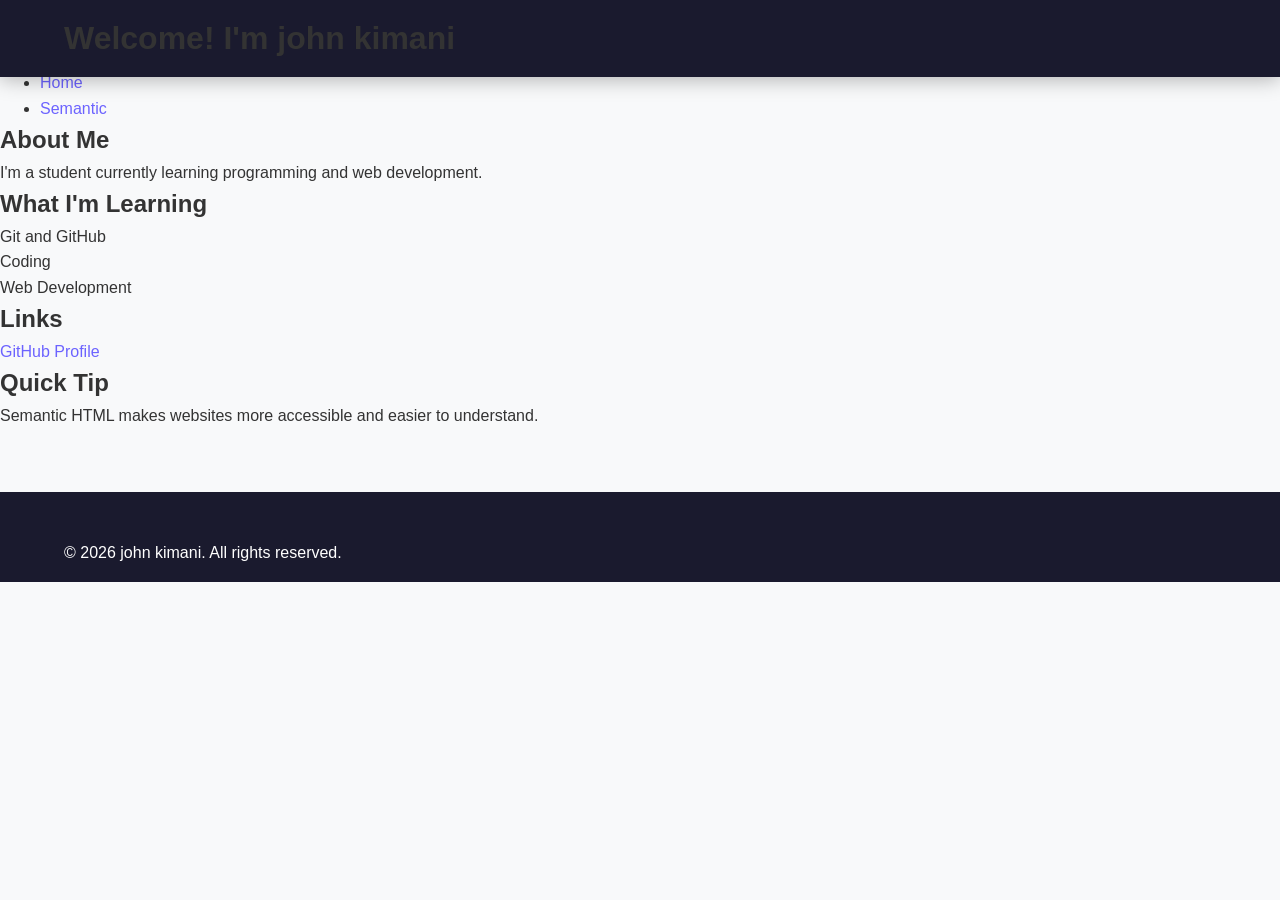
<file: semantic.html>
<!DOCTYPE html>
<html lang="en">
<head>
    <meta charset="UTF-8">
    <meta name="viewport" content="width=device-width, initial-scale=1.0">
    <title>Semantic HTML</title>

    <link rel="stylesheet" href="styles.css">
</head>
<body>

    <header>

       

        <h1>Welcome! I'm john kimani</h1>
    </header>

    <nav>
        <ul>
            <li><a href="index.html">Home</a></li>
            <li><a href="semantic.html">Semantic</a></li>
        </ul>
    </nav>

    <main>

        <section>
            <h2>About Me</h2>
            <p>I'm a student currently learning programming and web development.</p>
        </section>

        <section>
            <h2>What I'm Learning</h2>
            <ul>
                <li>Git and GitHub</li>
                <li>Coding</li>
                <li>Web Development</li>
            </ul>
        </section>

        <section>
            <h2>Links</h2>
            <ul>
                <li>
                    <a href="https://github.com/kimani139" target="_blank">
                        GitHub Profile
                    </a>
                </li>
            </ul>
        </section>

        <aside>
            <h2>Quick Tip</h2>
            <p>Semantic HTML makes websites more accessible and easier to understand.</p>
        </aside>

    </main>

    <footer>
        <p>&copy; 2026 john kimani. All rights reserved.</p>
    </footer>

</body>
</html>
</file>
<file: styles.css>
/* ===== RESET & BASE ===== */
* {
  margin: 0;
  padding: 0;
  box-sizing: border-box;
}

:root {
  --primary: #6c63ff;
  --primary-dark: #5a52d6;
  --secondary: #2d2d3f;
  --dark: #1a1a2e;
  --light: #f8f9fa;
  --text: #333;
  --white: #ffffff;
  --shadow: 0 5px 30px rgba(0, 0, 0, 0.08);
  --shadow-hover: 0 10px 40px rgba(108, 99, 255, 0.15);
}

html {
  scroll-behavior: smooth;
}

body {
  font-family: "Segoe UI", Tahoma, Geneva, Verdana, sans-serif;
  background: var(--light);
  color: var(--text);
  line-height: 1.6;
  padding-top: 70px;
}

a {
  text-decoration: none;
  color: var(--primary);
  transition: all 0.3s;
}

a:hover {
  color: var(--primary-dark);
}

/* ===== NAVIGATION ===== */
header {
  background: var(--dark);
  padding: 0.8rem 5%;
  position: fixed;
  width: 100%;
  top: 0;
  z-index: 1000;
  box-shadow: 0 2px 20px rgba(0, 0, 0, 0.3);
}

nav {
  display: flex;
  justify-content: space-between;
  align-items: center;
  max-width: 1200px;
  margin: 0 auto;
}

.logo {
  display: flex;
  align-items: center;
  gap: 0.5rem;
  color: white;
  font-size: 1.5rem;
  font-weight: bold;
}

.logo-icon {
  color: var(--primary);
  font-size: 1.8rem;
}

.logo .highlight {
  color: var(--primary);
}

.nav-links {
  display: flex;
  list-style: none;
  gap: 1.5rem;
}

.nav-links a {
  color: white;
  text-decoration: none;
  font-weight: 500;
  transition: all 0.3s;
  padding: 0.5rem 1rem;
  border-radius: 8px;
  font-size: 0.95rem;
}

.nav-links a:hover,
.nav-links a.active {
  color: var(--primary);
  background: rgba(108, 99, 255, 0.1);
}

.hamburger {
  display: none;
  flex-direction: column;
  gap: 5px;
  cursor: pointer;
}

.hamburger span {
  width: 25px;
  height: 3px;
  background: white;
  border-radius: 2px;
  transition: all 0.3s;
}

/* Mobile Menu */
@media (max-width: 768px) {
  .hamburger {
    display: flex;
  }

  .nav-links {
    display: none;
    flex-direction: column;
    position: absolute;
    top: 100%;
    left: 0;
    width: 100%;
    background: var(--dark);
    padding: 1rem 0;
    gap: 0;
    box-shadow: 0 10px 30px rgba(0, 0, 0, 0.3);
  }

  .nav-links.active {
    display: flex;
  }

  .nav-links a {
    padding: 0.8rem 2rem;
    border-radius: 0;
    border-bottom: 1px solid rgba(255, 255, 255, 0.05);
  }

  .nav-links a:hover {
    background: rgba(108, 99, 255, 0.1);
  }
}

/* ===== HERO SECTION ===== */
.hero {
  min-height: calc(100vh - 70px);
  display: flex;
  align-items: center;
  justify-content: center;
  padding: 4rem 5%;
  background: linear-gradient(135deg, var(--dark) 0%, var(--secondary) 100%);
  color: white;
  gap: 4rem;
}

.hero-content {
  flex: 1;
}

.badge {
  display: inline-block;
  background: rgba(108, 99, 255, 0.2);
  color: var(--primary);
  padding: 0.3rem 1.5rem;
  border-radius: 50px;
  font-size: 0.9rem;
  font-weight: 500;
  margin-bottom: 1rem;
}

.hero h1 {
  font-size: 3.5rem;
  margin-bottom: 0.5rem;
}

.hero h2 {
  font-size: 1.8rem;
  color: var(--primary);
  margin-bottom: 1rem;
  font-weight: 400;
}

.highlight {
  color: var(--primary);
}

.hero p {
  font-size: 1.2rem;
  opacity: 0.9;
  margin-bottom: 2rem;
  max-width: 500px;
}

.hero-buttons {
  display: flex;
  gap: 1rem;
  flex-wrap: wrap;
  margin-bottom: 2rem;
}

.btn-primary,
.btn-secondary {
  padding: 0.8rem 2rem;
  border-radius: 50px;
  text-decoration: none;
  font-weight: 600;
  transition: all 0.3s;
  display: inline-flex;
  align-items: center;
  gap: 0.5rem;
  font-size: 0.95rem;
}

.btn-primary {
  background: var(--primary);
  color: white;
}

.btn-primary:hover {
  transform: translateY(-3px);
  box-shadow: 0 5px 30px rgba(108, 99, 255, 0.4);
  background: var(--primary-dark);
}

.btn-secondary {
  border: 2px solid var(--primary);
  color: white;
}

.btn-secondary:hover {
  background: var(--primary);
  transform: translateY(-3px);
}

.social-icons {
  display: flex;
  gap: 1.5rem;
}

.social-icons a {
  color: white;
  font-size: 1.5rem;
  transition: all 0.3s;
}

.social-icons a:hover {
  color: var(--primary);
  transform: translateY(-3px);
}

/* Hero Image */
.hero-image {
  flex: 1;
  display: flex;
  justify-content: center;
  align-items: center;
}

.profile-circle {
  width: 320px;
  height: 320px;
  border-radius: 50%;
  background: linear-gradient(135deg, var(--primary), #8b83ff);
  display: flex;
  justify-content: center;
  align-items: center;
  position: relative;
  animation: float 3s ease-in-out infinite;
}

.code-icon {
  font-size: 7rem;
  color: white;
}

.floating-icon {
  position: absolute;
  width: 55px;
  height: 55px;
  background: white;
  border-radius: 50%;
  display: flex;
  justify-content: center;
  align-items: center;
  font-size: 1.8rem;
  color: var(--primary);
  box-shadow: 0 5px 20px rgba(0, 0, 0, 0.2);
}

.icon-1 {
  top: -20px;
  right: -20px;
  animation: float 4s ease-in-out infinite;
}
.icon-2 {
  bottom: -20px;
  left: -20px;
  animation: float 4s ease-in-out infinite 1s;
}
.icon-3 {
  bottom: -20px;
  right: -20px;
  animation: float 4s ease-in-out infinite 2s;
}

@keyframes float {
  0%,
  100% {
    transform: translateY(0);
  }
  50% {
    transform: translateY(-20px);
  }
}

/* ===== SKILLS SECTION ===== */
.skills {
  padding: 4rem 5%;
  max-width: 1200px;
  margin: 0 auto;
}

.skills h2 {
  text-align: center;
  font-size: 2.5rem;
  color: var(--dark);
  margin-bottom: 3rem;
}

.skills-grid {
  display: grid;
  grid-template-columns: repeat(auto-fit, minmax(200px, 1fr));
  gap: 2rem;
}

.skill-card {
  background: white;
  padding: 2rem;
  border-radius: 20px;
  text-align: center;
  transition: all 0.3s;
  box-shadow: var(--shadow);
}

.skill-card:hover {
  transform: translateY(-10px);
  box-shadow: var(--shadow-hover);
}

.skill-card i {
  font-size: 3rem;
  color: var(--primary);
  margin-bottom: 1rem;
}

.skill-card h3 {
  color: var(--dark);
  margin-bottom: 0.3rem;
}

.skill-card p {
  color: #666;
  font-size: 0.9rem;
}

/* ===== QUICK LINKS ===== */
.quick-links {
  padding: 4rem 5%;
  max-width: 1200px;
  margin: 0 auto;
}

.quick-links h2 {
  text-align: center;
  font-size: 2.5rem;
  color: var(--dark);
  margin-bottom: 3rem;
}

.links-grid {
  display: grid;
  grid-template-columns: repeat(auto-fit, minmax(180px, 1fr));
  gap: 2rem;
}

.link-card {
  background: white;
  padding: 2rem;
  border-radius: 20px;
  text-align: center;
  text-decoration: none;
  transition: all 0.3s;
  box-shadow: var(--shadow);
}

.link-card:hover {
  transform: translateY(-10px);
  box-shadow: var(--shadow-hover);
}

.link-card i {
  font-size: 2.5rem;
  color: var(--primary);
  margin-bottom: 0.8rem;
}

.link-card h3 {
  color: var(--dark);
  margin-bottom: 0.3rem;
}

.link-card p {
  color: #666;
  font-size: 0.9rem;
}

/* ===== FOOTER ===== */
footer {
  background: var(--dark);
  color: white;
  padding: 3rem 5% 1rem;
  margin-top: 4rem;
}

.footer-content {
  max-width: 1200px;
  margin: 0 auto;
  display: grid;
  grid-template-columns: 1fr 1fr;
  gap: 2rem;
  padding-bottom: 2rem;
  border-bottom: 1px solid rgba(255, 255, 255, 0.1);
}

.footer-text h3 {
  font-size: 1.5rem;
  margin-bottom: 0.5rem;
}

.footer-text p {
  opacity: 0.7;
}

.footer-links {
  display: flex;
  gap: 2rem;
  justify-content: flex-end;
  align-items: center;
  flex-wrap: wrap;
}

.footer-links a {
  color: white;
  text-decoration: none;
  opacity: 0.7;
  transition: all 0.3s;
}

.footer-links a:hover {
  opacity: 1;
  color: var(--primary);
}

.footer-bottom {
  max-width: 1200px;
  margin: 0 auto;
  padding-top: 2rem;
  display: flex;
  justify-content: space-between;
  align-items: center;
  flex-wrap: wrap;
  gap: 1rem;
}

.footer-bottom p {
  opacity: 0.7;
  font-size: 0.9rem;
}

.footer-social {
  display: flex;
  gap: 1.5rem;
}

.footer-social a {
  color: white;
  font-size: 1.3rem;
  transition: all 0.3s;
  opacity: 0.7;
}

.footer-social a:hover {
  opacity: 1;
  color: var(--primary);
  transform: translateY(-3px);
}

/* ===== RESPONSIVE ===== */
@media (max-width: 768px) {
  body {
    padding-top: 60px;
  }

  .hero {
    flex-direction: column;
    text-align: center;
    gap: 2rem;
    padding: 3rem 5%;
  }

  .hero h1 {
    font-size: 2.5rem;
  }

  .hero h2 {
    font-size: 1.4rem;
  }

  .hero p {
    max-width: 100%;
    margin: 0 auto 1.5rem;
  }

  .hero-buttons {
    justify-content: center;
  }

  .social-icons {
    justify-content: center;
  }

  .profile-circle {
    width: 250px;
    height: 250px;
  }

  .code-icon {
    font-size: 5rem;
  }

  .floating-icon {
    width: 45px;
    height: 45px;
    font-size: 1.3rem;
  }

  .skills-grid {
    grid-template-columns: repeat(2, 1fr);
  }

  .links-grid {
    grid-template-columns: repeat(2, 1fr);
  }

  .footer-content {
    grid-template-columns: 1fr;
    text-align: center;
  }

  .footer-links {
    justify-content: center;
  }

  .footer-bottom {
    flex-direction: column;
    text-align: center;
  }
}

@media (max-width: 480px) {
  .skills-grid {
    grid-template-columns: 1fr;
  }

  .links-grid {
    grid-template-columns: 1fr;
  }

  .hero h1 {
    font-size: 2rem;
  }

  .profile-circle {
    width: 200px;
    height: 200px;
  }

  .code-icon {
    font-size: 4rem;
  }
}
</file>
